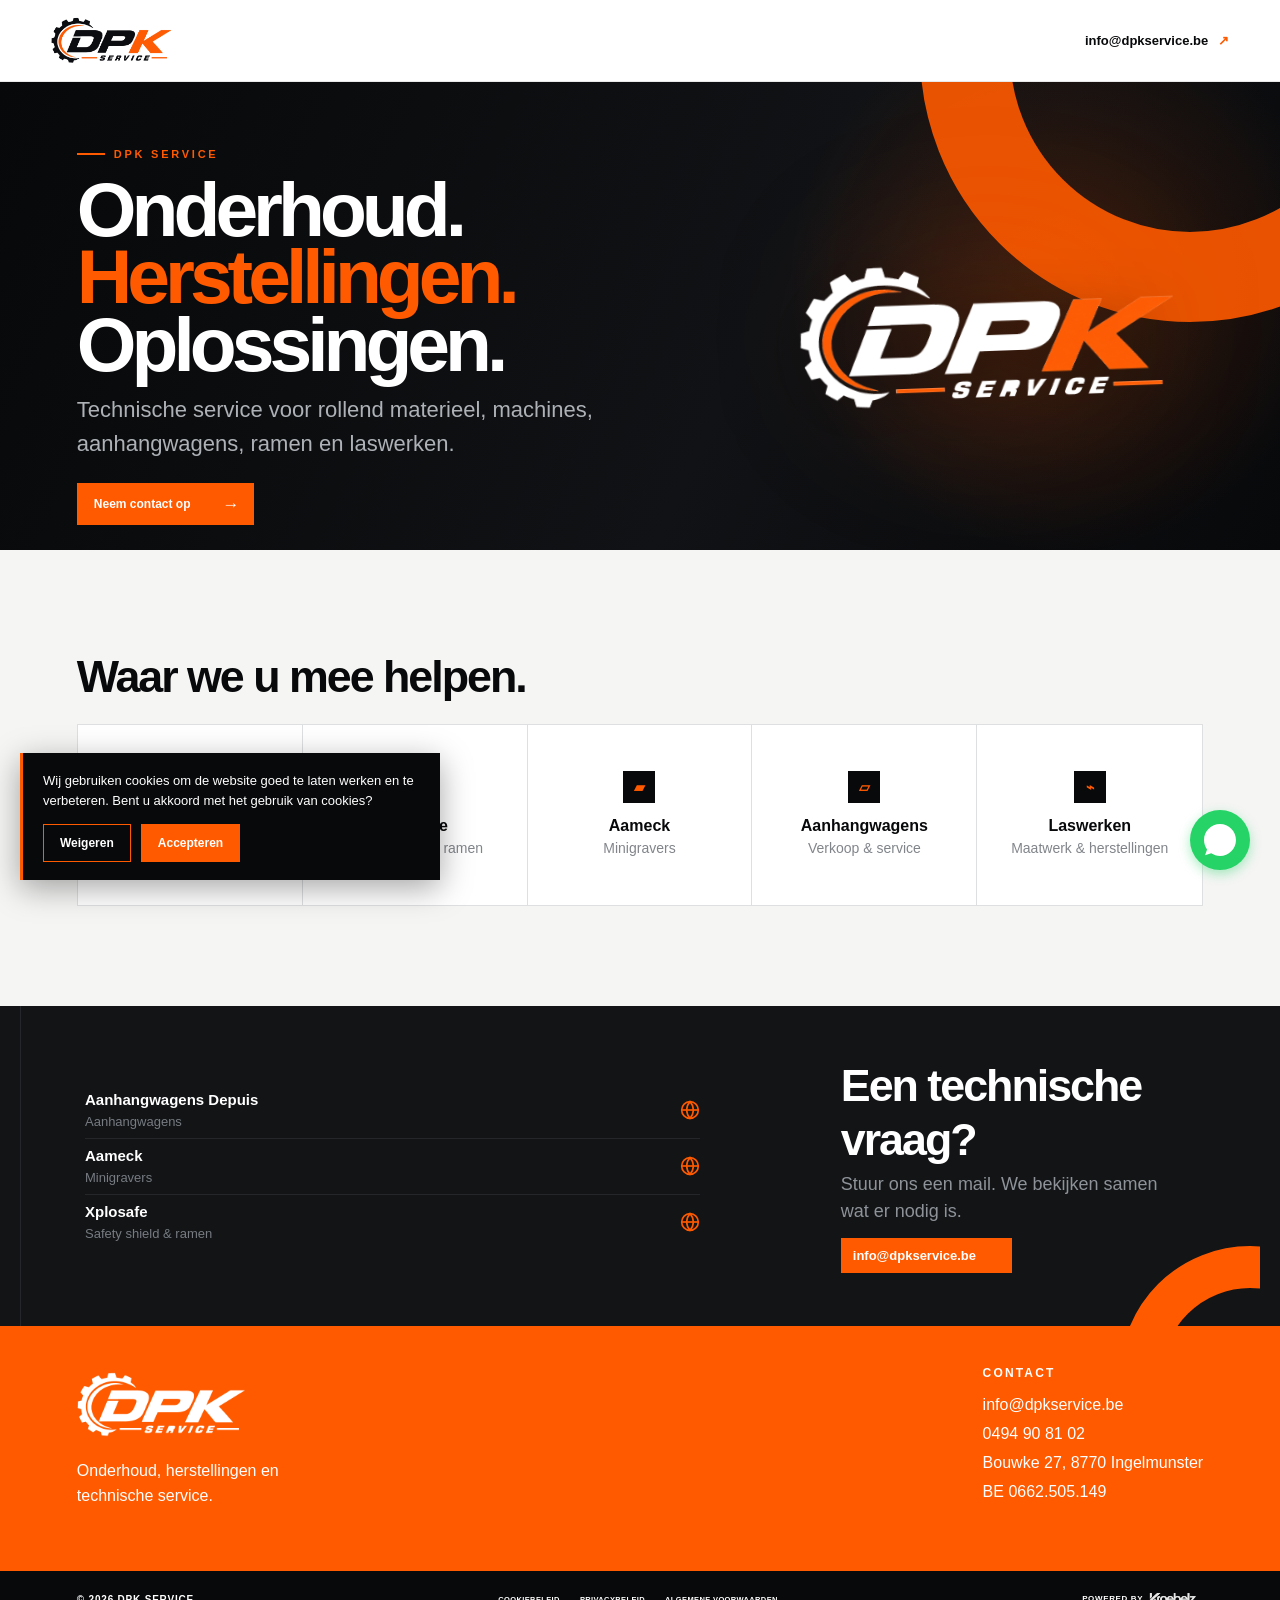
<file: index.html>
<!doctype html>
<html lang="nl">
  <head>
    <meta charset="utf-8" />
    <meta name="viewport" content="width=device-width, initial-scale=1" />
    <meta name="theme-color" content="#0a0b0d" />
    <meta
      name="description"
      content="DPK Service — onderhoud, herstellingen en technische service in Ingelmunster."
    />
    <meta name="keywords" content="onderhoud, herstellingen, laswerken, technische service, Ingelmunster" />
    <meta name="author" content="DPK Service" />
    <meta name="robots" content="index, follow" />
    <meta property="og:title" content="DPK Service — Onderhoud & herstellingen" />
    <meta property="og:description" content="Professionele onderhoud, herstellingen en laswerken in Ingelmunster." />
    <meta property="og:type" content="website" />
    <meta property="og:url" content="https://dpkservice.be" />
    <title>DPK Service — Onderhoud & herstellingen | Ingelmunster</title>

    <link
      href="https://cdn.jsdelivr.net/npm/bootstrap@5.3.8/dist/css/bootstrap.min.css"
      rel="stylesheet"
      integrity="sha384-sRIl4kxILFvY47J16cr9ZwB07vP4J8+LH7qKQnuqkuIAvNWLzeN8tE5YBujZqJLB"
      crossorigin="anonymous"
    />
    <link rel="stylesheet" href="css/style.css" />
  </head>

  <body>
    <div class="site">
      <header class="nav">
        <a href="#" class="logo" aria-label="DPK Service">
          <img src="assets/logo.png" alt="DPK Service" />
        </a>

        <div class="nav-right">
          <a href="mailto:info@dpkservice.be" class="nav-mail"
            >info@dpkservice.be <span>↗</span></a
          >
        </div>
      </header>

      <main>
        <section class="hero">
          <div class="hero-grid">
            <div class="hero-copy">
              <div class="eyebrow"><span></span> DPK SERVICE</div>
              <h1>Onderhoud.<br /><em>Herstellingen.</em><br />Oplossingen.</h1>
              <p class="hero-text">
                Technische service voor rollend materieel, machines,
                aanhangwagens, ramen en laswerken.
              </p>
              <a href="mailto:info@dpkservice.be" class="hero-cta">
                Neem contact op <strong>→</strong>
              </a>
            </div>

            <div class="hero-logo">
              <div class="hero-logo-panel">
                <img src="assets/logo-light.png" alt="DPK Service logo" />
              </div>
            </div>
          </div>
          </section>

        <section class="services">
          <div class="section-intro">
            <div>
              <h2>Waar we u mee helpen.</h2>
            </div>
          </div>

          <div class="service-grid">
            <article class="service">
              <span class="service-symbol">⚙</span>
              <h3>Rollend materieel</h3>
              <p>Onderhoud & herstellingen</p>
            </article>
            <article class="service">
              <span class="service-symbol">▣</span>
              <h3>Xplosafe</h3>
              <p>Safety shield & ramen</p>
            </article>
            <article class="service">
              <span class="service-symbol">▰</span>
              <h3>Aameck</h3>
              <p>Minigravers</p>
            </article>
            <article class="service">
              <span class="service-symbol">▱</span>
              <h3>Aanhangwagens</h3>
              <p>Verkoop & service</p>
            </article>
            <article class="service">
              <span class="service-symbol">⌁</span>
              <h3>Laswerken</h3>
              <p>Maatwerk & herstellingen</p>
            </article>
          </div>
        </section>

        <section class="contact-row">
          <div class="websites">
            <a
              href="https://aanhangwagensdepuis.be/"
              target="_blank"
              rel="noopener"
            >
              <span
                ><b>Aanhangwagens Depuis</b><small>Aanhangwagens</small></span
              ><svg
                class="globe-icon"
                viewBox="0 0 24 24"
                fill="none"
                stroke="currentColor"
                stroke-width="2"
              >
                <circle cx="12" cy="12" r="10"></circle>
                <path
                  d="M12 2a15.3 15.3 0 0 1 4 10 15.3 15.3 0 0 1-4 10 15.3 15.3 0 0 1-4-10 15.3 15.3 0 0 1 4-10z"
                ></path>
                <path d="M2 12h20"></path>
              </svg>
            </a>
            <a href="https://www.aameck.com" target="_blank" rel="noopener">
              <span><b>Aameck</b><small>Minigravers</small></span
              ><svg
                class="globe-icon"
                viewBox="0 0 24 24"
                fill="none"
                stroke="currentColor"
                stroke-width="2"
              >
                <circle cx="12" cy="12" r="10"></circle>
                <path
                  d="M12 2a15.3 15.3 0 0 1 4 10 15.3 15.3 0 0 1-4 10 15.3 15.3 0 0 1-4-10 15.3 15.3 0 0 1 4-10z"
                ></path>
                <path d="M2 12h20"></path>
              </svg>
            </a>
            <a href="https://nl.xplosafe.no/" target="_blank" rel="noopener">
              <span><b>Xplosafe</b><small>Safety shield & ramen</small></span
              ><svg
                class="globe-icon"
                viewBox="0 0 24 24"
                fill="none"
                stroke="currentColor"
                stroke-width="2"
              >
                <circle cx="12" cy="12" r="10"></circle>
                <path
                  d="M12 2a15.3 15.3 0 0 1 4 10 15.3 15.3 0 0 1-4 10 15.3 15.3 0 0 1-4-10 15.3 15.3 0 0 1 4-10z"
                ></path>
                <path d="M2 12h20"></path>
              </svg>
            </a>
          </div>

          <div class="contact-main">
            <h2>Een technische vraag?</h2>
            <p>Stuur ons een mail. We bekijken samen wat er nodig is.</p>
            <a href="mailto:info@dpkservice.be" class="email-button">
              info@dpkservice.be
            </a>
          </div>
        </section>
      </main>

      <a
        href="https://wa.me/32494908102?text=Hallo%20DPK%20Service"
        target="_blank"
        rel="noopener"
        class="whatsapp-button"
        title="Stuur ons een WhatsApp bericht"
      >
        <svg
          viewBox="0 0 48 48"
          fill="currentColor"
          xmlns="http://www.w3.org/2000/svg"
        >
          <path
            d="M723.993033,360 C710.762252,360 700,370.765287 700,383.999801 C700,389.248451 701.692661,394.116025 704.570026,398.066947 L701.579605,406.983798 L710.804449,404.035539 C714.598605,406.546975 719.126434,408 724.006967,408 C737.237748,408 748,397.234315 748,384.000199 C748,370.765685 737.237748,360.000398 724.006967,360.000398 L723.993033,360.000398 L723.993033,360 Z M717.29285,372.190836 C716.827488,371.07628 716.474784,371.034071 715.769774,371.005401 C715.529728,370.991464 715.262214,370.977527 714.96564,370.977527 C714.04845,370.977527 713.089462,371.245514 712.511043,371.838033 C711.806033,372.557577 710.056843,374.23638 710.056843,377.679202 C710.056843,381.122023 712.567571,384.451756 712.905944,384.917648 C713.258648,385.382743 717.800808,392.55031 724.853297,395.471492 C730.368379,397.757149 732.00491,397.545307 733.260074,397.27732 C735.093658,396.882308 737.393002,395.527239 737.971421,393.891043 C738.54984,392.25405 738.54984,390.857171 738.380255,390.560912 C738.211068,390.264652 737.745308,390.095816 737.040298,389.742615 C736.335288,389.389811 732.90737,387.696673 732.25849,387.470894 C731.623543,387.231179 731.017259,387.315995 730.537963,387.99333 C729.860819,388.938653 729.198006,389.89831 728.661785,390.476494 C728.238619,390.928051 727.547144,390.984595 726.969123,390.744481 C726.193254,390.420348 724.021298,389.657798 721.340985,387.273388 C719.267356,385.42535 717.856938,383.125756 717.448104,382.434484 C717.038871,381.729275 717.405907,381.319529 717.729948,380.938852 C718.082653,380.501232 718.421026,380.191036 718.77373,379.781688 C719.126434,379.372738 719.323884,379.160897 719.549599,378.681068 C719.789645,378.215575 719.62006,377.735746 719.450874,377.382942 C719.281687,377.030139 717.871269,373.587317 717.29285,372.190836 Z"
            transform="translate(-700, -360)"
          />
        </svg>
      </a>

      <footer class="site-footer">
        <div class="footer-brand">
          <img src="assets/logo-light.png" alt="DPK Service logo" />
          <p>Onderhoud, herstellingen en technische service.</p>
        </div>

        <div class="footer-column footer-contact">
          <span class="footer-label">CONTACT</span>
          <a href="mailto:info@dpkservice.be">info@dpkservice.be</a>
          <a href="tel:+32494908102">0494 90 81 02</a>
          <a
            href="https://goo.gl/maps/LqAzvYeN3qkKjnzY7"
            target="_blank"
            rel="noopener"
            >Bouwke 27, 8770 Ingelmunster</a
          >
          <span>BE 0662.505.149</span>
        </div>

        <div class="footer-bottom">
          <div class="footer-info">
            <span>© <span id="year"></span> DPK SERVICE</span>
          </div>
          <div style="font-size: 0.75em; letter-spacing: 0.05em; display: flex; gap: 20px; align-items: center;">
            <a href="cookie-policy.html" style="text-decoration: none; color: inherit;">COOKIEBELEID</a>
            <a href="privacy-policy.html" style="text-decoration: none; color: inherit;">PRIVACYBELEID</a>
            <a href="terms.html" style="text-decoration: none; color: inherit;">ALGEMENE VOORWAARDEN</a>
          </div>
          <div class="powered-by">
            <span>Powered by</span>
            <a
              href="https://kroebelzdigital.be/"
              target="_blank"
              rel="noopener"
            >
              <img
                src="assets/kroebelz-digital.png"
                alt="Kroebelz Digital"
                class="kroebelz-logo"
              />
            </a>
          </div>
        </div>
      </footer>
    </div>

    <div
      class="cookie-banner"
      id="cookieBanner"
      role="dialog"
      aria-live="polite"
      aria-label="Cookiemelding"
      hidden
    >
      <p>
        Wij gebruiken cookies om de website goed te laten werken en te
        verbeteren. Bent u akkoord met het gebruik van cookies?
      </p>
      <div class="cookie-actions">
        <button
          type="button"
          class="cookie-btn cookie-decline"
          id="cookieDecline"
        >
          Weigeren
        </button>
        <button
          type="button"
          class="cookie-btn cookie-accept"
          id="cookieAccept"
        >
          Accepteren
        </button>
      </div>
    </div>

    <script
      src="https://cdn.jsdelivr.net/npm/bootstrap@5.3.8/dist/js/bootstrap.bundle.min.js"
      integrity="sha384-FKyoEForCGlyvwx9Hj09JcYn3nv7wiPVlz7YYwJrWVcXK/BmnVDxM+D2scQbITxI"
      crossorigin="anonymous"
    ></script>
    <script src="js/script.js"></script>
  </body>
</html>
</file>
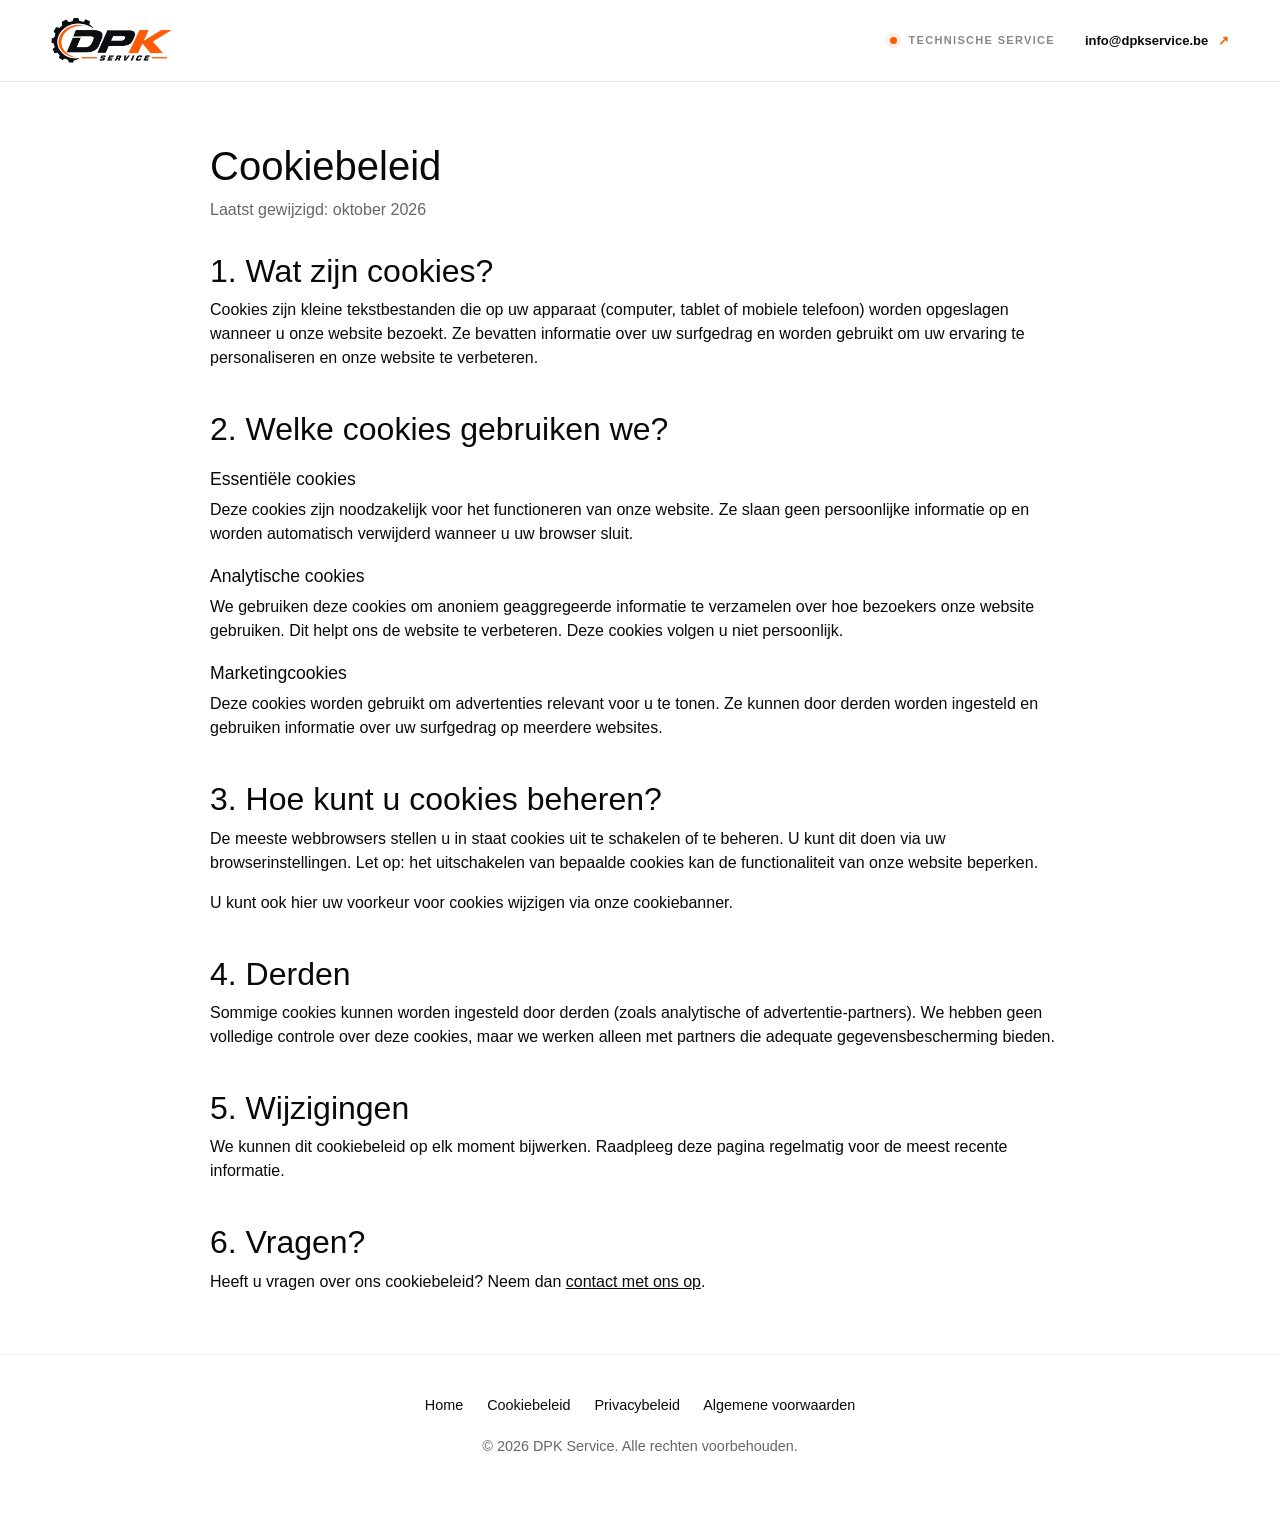
<file: cookie-policy.html>
<!doctype html>
<html lang="nl">
  <head>
    <meta charset="utf-8" />
    <meta name="viewport" content="width=device-width, initial-scale=1" />
    <meta name="theme-color" content="#0a0b0d" />
    <meta name="description" content="Cookiebeleid — DPK Service" />
    <meta name="robots" content="index, follow" />
    <title>Cookiebeleid | DPK Service</title>

    <link
      href="https://cdn.jsdelivr.net/npm/bootstrap@5.3.8/dist/css/bootstrap.min.css"
      rel="stylesheet"
      integrity="sha384-sRIl4kxILFvY47J16cr9ZwB07vP4J8+LH7qKQnuqkuIAvNWLzeN8tE5YBujZqJLB"
      crossorigin="anonymous"
    />
    <link rel="stylesheet" href="css/style.css" />
  </head>

  <body>
    <div class="site">
      <header class="nav">
        <a href="index.html" class="logo" aria-label="DPK Service">
          <img src="assets/logo.png" alt="DPK Service" />
        </a>

        <div class="nav-right">
          <span class="nav-status"><i></i> Technische service</span>
          <a href="mailto:info@dpkservice.be" class="nav-mail"
            >info@dpkservice.be <span>↗</span></a
          >
        </div>
      </header>

      <main style="max-width: 900px; margin: 60px auto; padding: 0 20px;">
        <h1>Cookiebeleid</h1>
        <p style="color: #666; margin-bottom: 30px;">Laatst gewijzigd: oktober 2026</p>

        <section style="margin-bottom: 40px;">
          <h2>1. Wat zijn cookies?</h2>
          <p>
            Cookies zijn kleine tekstbestanden die op uw apparaat (computer, tablet of mobiele telefoon) 
            worden opgeslagen wanneer u onze website bezoekt. Ze bevatten informatie over uw surfgedrag 
            en worden gebruikt om uw ervaring te personaliseren en onze website te verbeteren.
          </p>
        </section>

        <section style="margin-bottom: 40px;">
          <h2>2. Welke cookies gebruiken we?</h2>
          
          <h3 style="margin-top: 20px; font-size: 1.1em;">Essentiële cookies</h3>
          <p>
            Deze cookies zijn noodzakelijk voor het functioneren van onze website. Ze slaan geen persoonlijke 
            informatie op en worden automatisch verwijderd wanneer u uw browser sluit.
          </p>

          <h3 style="margin-top: 20px; font-size: 1.1em;">Analytische cookies</h3>
          <p>
            We gebruiken deze cookies om anoniem geaggregeerde informatie te verzamelen over hoe bezoekers 
            onze website gebruiken. Dit helpt ons de website te verbeteren. Deze cookies volgen u niet 
            persoonlijk.
          </p>

          <h3 style="margin-top: 20px; font-size: 1.1em;">Marketingcookies</h3>
          <p>
            Deze cookies worden gebruikt om advertenties relevant voor u te tonen. Ze kunnen door derden 
            worden ingesteld en gebruiken informatie over uw surfgedrag op meerdere websites.
          </p>
        </section>

        <section style="margin-bottom: 40px;">
          <h2>3. Hoe kunt u cookies beheren?</h2>
          <p>
            De meeste webbrowsers stellen u in staat cookies uit te schakelen of te beheren. U kunt dit 
            doen via uw browserinstellingen. Let op: het uitschakelen van bepaalde cookies kan de 
            functionaliteit van onze website beperken.
          </p>
          <p>
            U kunt ook hier uw voorkeur voor cookies wijzigen via onze cookiebanner.
          </p>
        </section>

        <section style="margin-bottom: 40px;">
          <h2>4. Derden</h2>
          <p>
            Sommige cookies kunnen worden ingesteld door derden (zoals analytische of advertentie-partners). 
            We hebben geen volledige controle over deze cookies, maar we werken alleen met partners die 
            adequate gegevensbescherming bieden.
          </p>
        </section>

        <section style="margin-bottom: 40px;">
          <h2>5. Wijzigingen</h2>
          <p>
            We kunnen dit cookiebeleid op elk moment bijwerken. Raadpleeg deze pagina regelmatig voor 
            de meest recente informatie.
          </p>
        </section>

        <section style="margin-bottom: 40px;">
          <h2>6. Vragen?</h2>
          <p>
            Heeft u vragen over ons cookiebeleid? Neem dan <a href="mailto:info@dpkservice.be">contact met ons op</a>.
          </p>
        </section>
      </main>

      <footer style="border-top: 1px solid #eee; margin-top: 60px; padding: 40px 20px; text-align: center; color: #666; font-size: 0.9em;">
        <div style="margin-bottom: 20px;">
          <a href="index.html" style="margin-right: 20px; color: #0a0b0d; text-decoration: none;">Home</a>
          <a href="cookie-policy.html" style="margin-right: 20px; color: #0a0b0d; text-decoration: none;">Cookiebeleid</a>
          <a href="privacy-policy.html" style="margin-right: 20px; color: #0a0b0d; text-decoration: none;">Privacybeleid</a>
          <a href="terms.html" style="color: #0a0b0d; text-decoration: none;">Algemene voorwaarden</a>
        </div>
        <p>&copy; 2026 DPK Service. Alle rechten voorbehouden.</p>
      </footer>
    </div>
  </body>
</html>
</file>
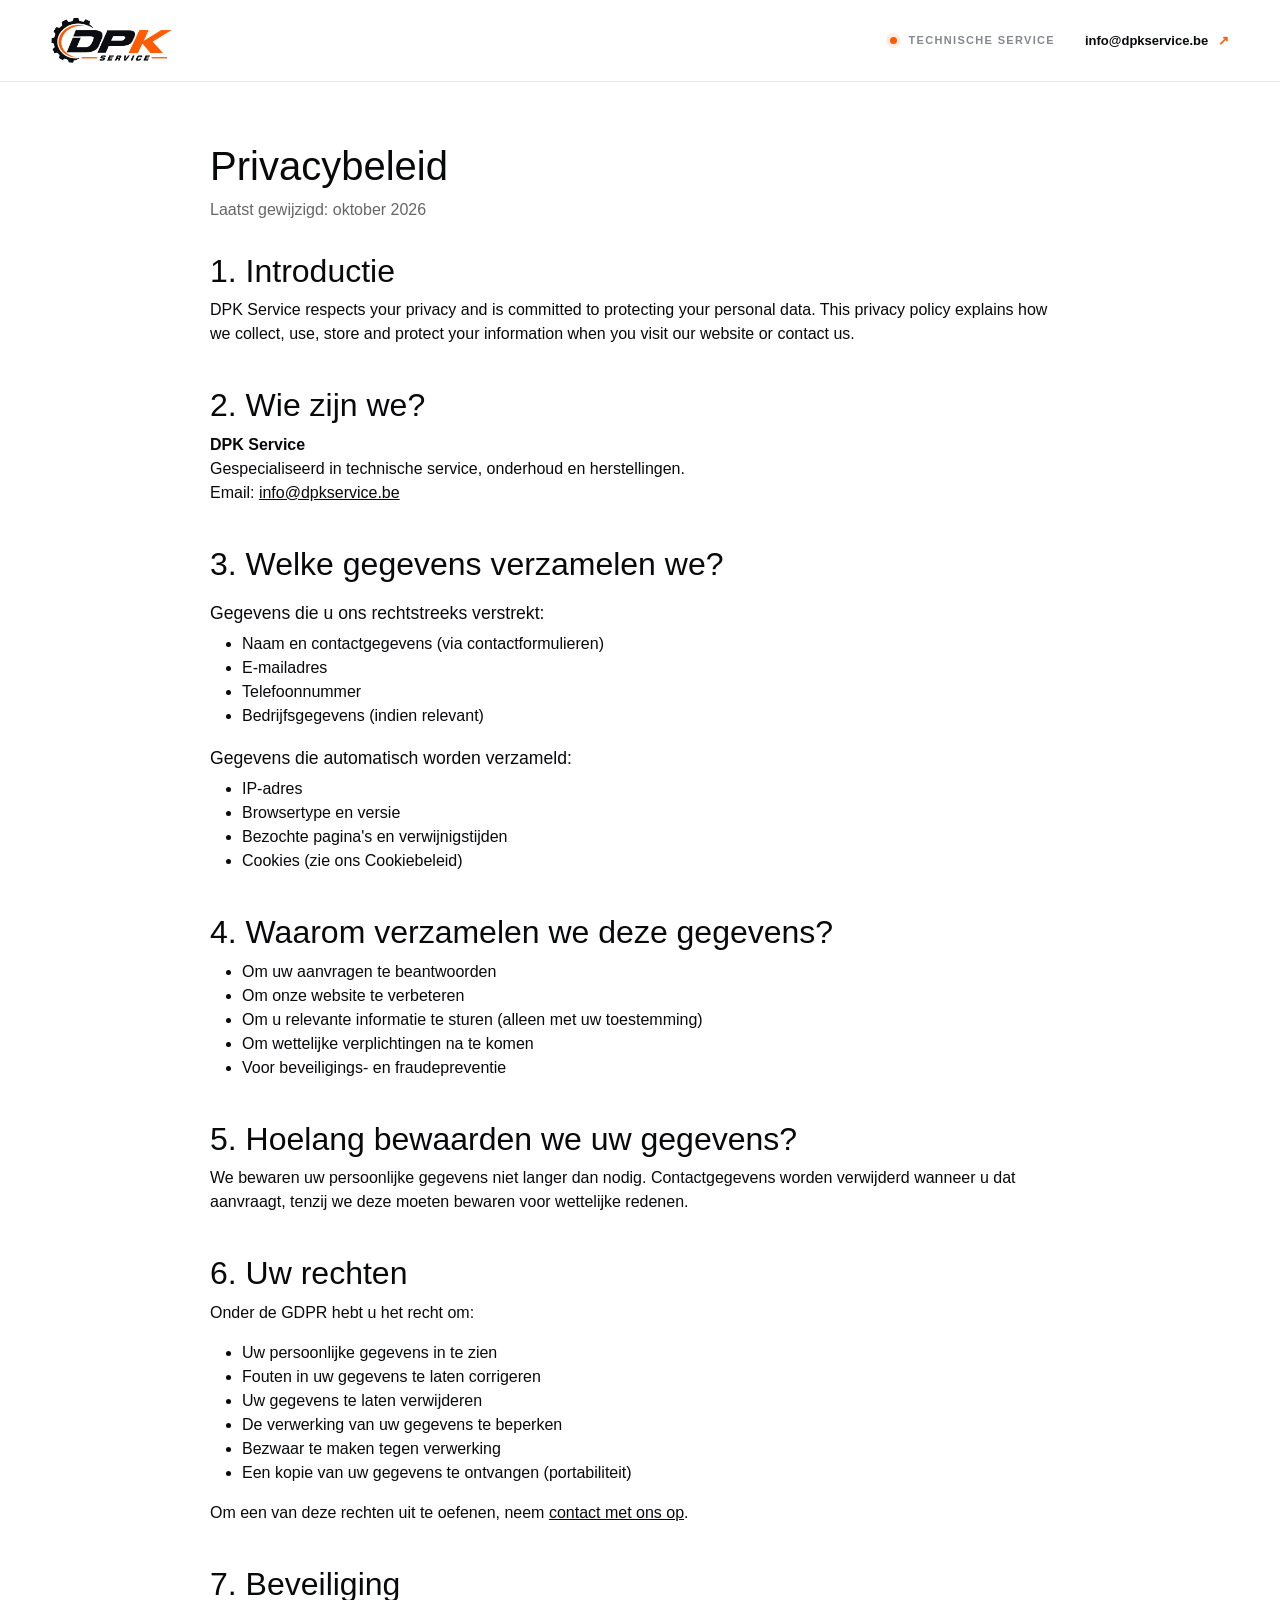
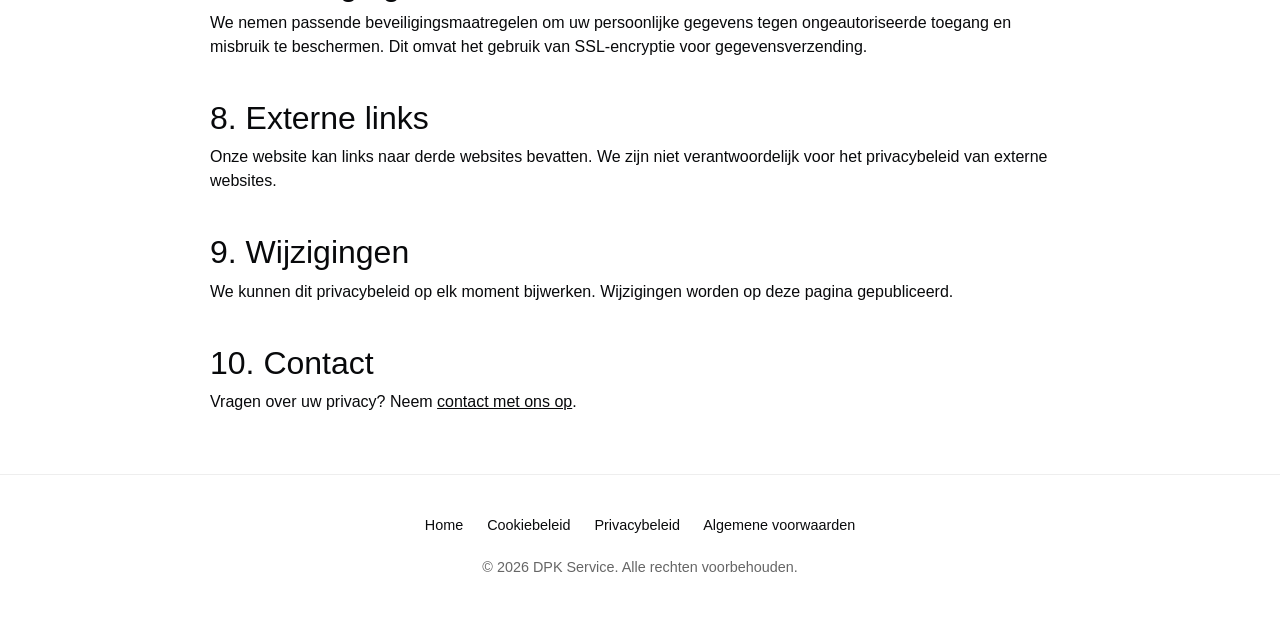
<file: privacy-policy.html>
<!doctype html>
<html lang="nl">
  <head>
    <meta charset="utf-8" />
    <meta name="viewport" content="width=device-width, initial-scale=1" />
    <meta name="theme-color" content="#0a0b0d" />
    <meta name="description" content="Privacybeleid — DPK Service" />
    <meta name="robots" content="index, follow" />
    <title>Privacybeleid | DPK Service</title>

    <link
      href="https://cdn.jsdelivr.net/npm/bootstrap@5.3.8/dist/css/bootstrap.min.css"
      rel="stylesheet"
      integrity="sha384-sRIl4kxILFvY47J16cr9ZwB07vP4J8+LH7qKQnuqkuIAvNWLzeN8tE5YBujZqJLB"
      crossorigin="anonymous"
    />
    <link rel="stylesheet" href="css/style.css" />
  </head>

  <body>
    <div class="site">
      <header class="nav">
        <a href="index.html" class="logo" aria-label="DPK Service">
          <img src="assets/logo.png" alt="DPK Service" />
        </a>

        <div class="nav-right">
          <span class="nav-status"><i></i> Technische service</span>
          <a href="mailto:info@dpkservice.be" class="nav-mail"
            >info@dpkservice.be <span>↗</span></a
          >
        </div>
      </header>

      <main style="max-width: 900px; margin: 60px auto; padding: 0 20px;">
        <h1>Privacybeleid</h1>
        <p style="color: #666; margin-bottom: 30px;">Laatst gewijzigd: oktober 2026</p>

        <section style="margin-bottom: 40px;">
          <h2>1. Introductie</h2>
          <p>
            DPK Service respects your privacy and is committed to protecting your personal data. 
            This privacy policy explains how we collect, use, store and protect your information 
            when you visit our website or contact us.
          </p>
        </section>

        <section style="margin-bottom: 40px;">
          <h2>2. Wie zijn we?</h2>
          <p>
            <strong>DPK Service</strong><br />
            Gespecialiseerd in technische service, onderhoud en herstellingen.<br />
            Email: <a href="mailto:info@dpkservice.be">info@dpkservice.be</a>
          </p>
        </section>

        <section style="margin-bottom: 40px;">
          <h2>3. Welke gegevens verzamelen we?</h2>
          
          <h3 style="margin-top: 20px; font-size: 1.1em;">Gegevens die u ons rechtstreeks verstrekt:</h3>
          <ul>
            <li>Naam en contactgegevens (via contactformulieren)</li>
            <li>E-mailadres</li>
            <li>Telefoonnummer</li>
            <li>Bedrijfsgegevens (indien relevant)</li>
          </ul>

          <h3 style="margin-top: 20px; font-size: 1.1em;">Gegevens die automatisch worden verzameld:</h3>
          <ul>
            <li>IP-adres</li>
            <li>Browsertype en versie</li>
            <li>Bezochte pagina's en verwijnigstijden</li>
            <li>Cookies (zie ons Cookiebeleid)</li>
          </ul>
        </section>

        <section style="margin-bottom: 40px;">
          <h2>4. Waarom verzamelen we deze gegevens?</h2>
          <ul>
            <li>Om uw aanvragen te beantwoorden</li>
            <li>Om onze website te verbeteren</li>
            <li>Om u relevante informatie te sturen (alleen met uw toestemming)</li>
            <li>Om wettelijke verplichtingen na te komen</li>
            <li>Voor beveiligings- en fraudepreventie</li>
          </ul>
        </section>

        <section style="margin-bottom: 40px;">
          <h2>5. Hoelang bewaarden we uw gegevens?</h2>
          <p>
            We bewaren uw persoonlijke gegevens niet langer dan nodig. Contactgegevens worden 
            verwijderd wanneer u dat aanvraagt, tenzij we deze moeten bewaren voor wettelijke redenen.
          </p>
        </section>

        <section style="margin-bottom: 40px;">
          <h2>6. Uw rechten</h2>
          <p>Onder de GDPR hebt u het recht om:</p>
          <ul>
            <li>Uw persoonlijke gegevens in te zien</li>
            <li>Fouten in uw gegevens te laten corrigeren</li>
            <li>Uw gegevens te laten verwijderen</li>
            <li>De verwerking van uw gegevens te beperken</li>
            <li>Bezwaar te maken tegen verwerking</li>
            <li>Een kopie van uw gegevens te ontvangen (portabiliteit)</li>
          </ul>
          <p>
            Om een van deze rechten uit te oefenen, neem <a href="mailto:info@dpkservice.be">contact met ons op</a>.
          </p>
        </section>

        <section style="margin-bottom: 40px;">
          <h2>7. Beveiliging</h2>
          <p>
            We nemen passende beveiligingsmaatregelen om uw persoonlijke gegevens tegen ongeautoriseerde 
            toegang en misbruik te beschermen. Dit omvat het gebruik van SSL-encryptie voor gegevensverzending.
          </p>
        </section>

        <section style="margin-bottom: 40px;">
          <h2>8. Externe links</h2>
          <p>
            Onze website kan links naar derde websites bevatten. We zijn niet verantwoordelijk voor het 
            privacybeleid van externe websites.
          </p>
        </section>

        <section style="margin-bottom: 40px;">
          <h2>9. Wijzigingen</h2>
          <p>
            We kunnen dit privacybeleid op elk moment bijwerken. Wijzigingen worden op deze pagina gepubliceerd.
          </p>
        </section>

        <section style="margin-bottom: 40px;">
          <h2>10. Contact</h2>
          <p>
            Vragen over uw privacy? Neem <a href="mailto:info@dpkservice.be">contact met ons op</a>.
          </p>
        </section>
      </main>

      <footer style="border-top: 1px solid #eee; margin-top: 60px; padding: 40px 20px; text-align: center; color: #666; font-size: 0.9em;">
        <div style="margin-bottom: 20px;">
          <a href="index.html" style="margin-right: 20px; color: #0a0b0d; text-decoration: none;">Home</a>
          <a href="cookie-policy.html" style="margin-right: 20px; color: #0a0b0d; text-decoration: none;">Cookiebeleid</a>
          <a href="privacy-policy.html" style="margin-right: 20px; color: #0a0b0d; text-decoration: none;">Privacybeleid</a>
          <a href="terms.html" style="color: #0a0b0d; text-decoration: none;">Algemene voorwaarden</a>
        </div>
        <p>&copy; 2026 DPK Service. Alle rechten voorbehouden.</p>
      </footer>
    </div>
  </body>
</html>
</file>
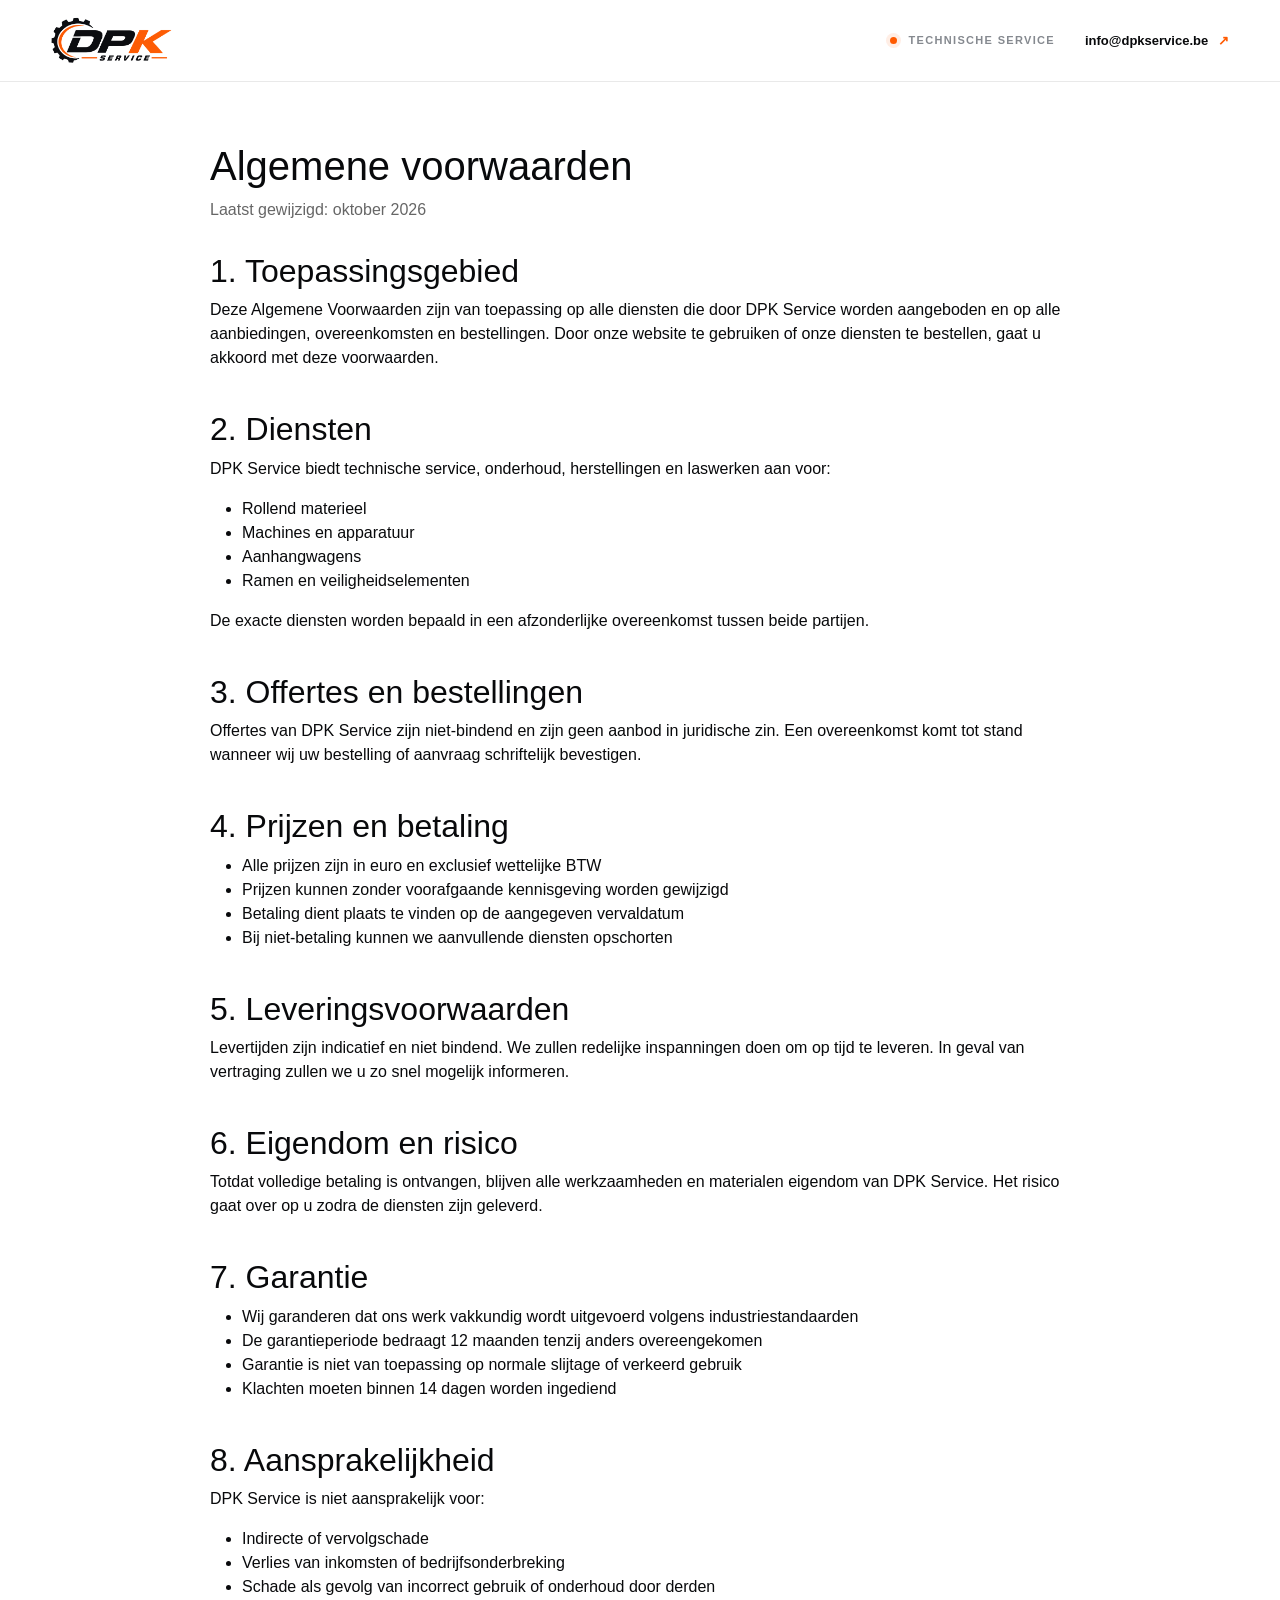
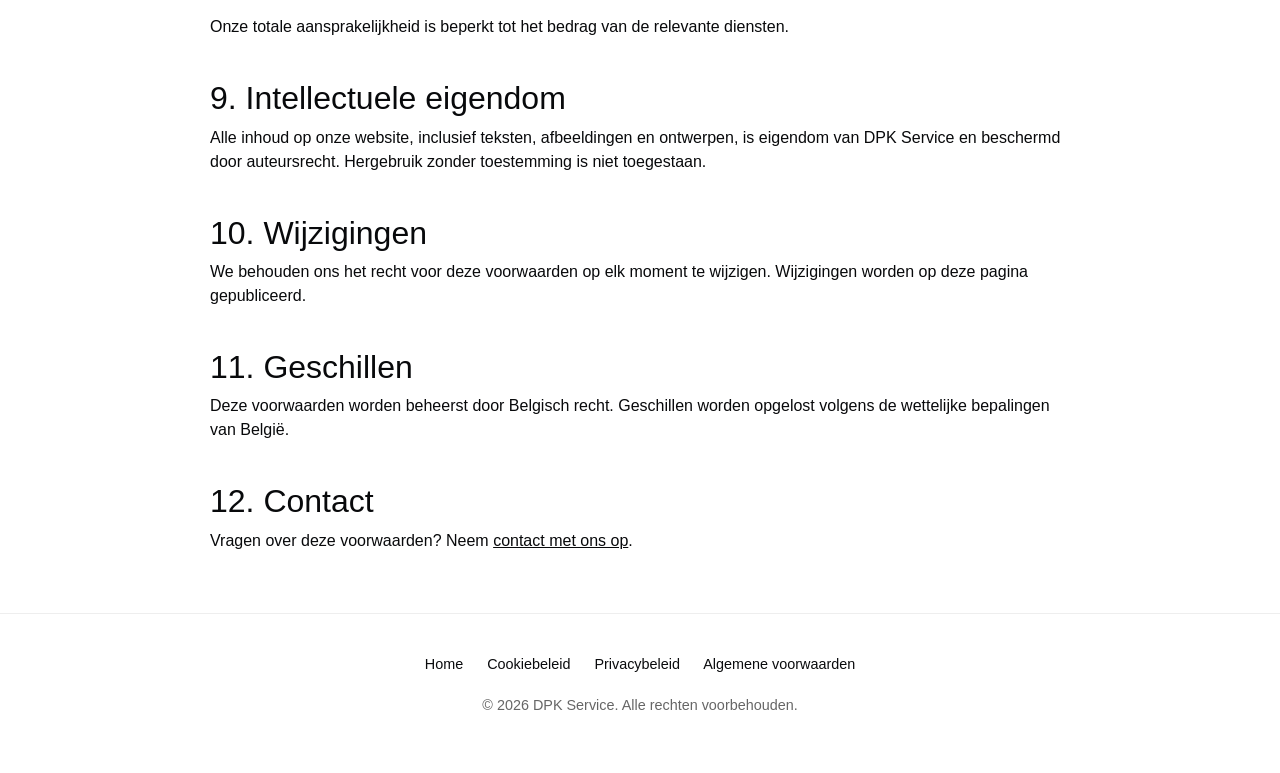
<file: terms.html>
<!doctype html>
<html lang="nl">
  <head>
    <meta charset="utf-8" />
    <meta name="viewport" content="width=device-width, initial-scale=1" />
    <meta name="theme-color" content="#0a0b0d" />
    <meta name="description" content="Algemene voorwaarden — DPK Service" />
    <meta name="robots" content="index, follow" />
    <title>Algemene voorwaarden | DPK Service</title>

    <link
      href="https://cdn.jsdelivr.net/npm/bootstrap@5.3.8/dist/css/bootstrap.min.css"
      rel="stylesheet"
      integrity="sha384-sRIl4kxILFvY47J16cr9ZwB07vP4J8+LH7qKQnuqkuIAvNWLzeN8tE5YBujZqJLB"
      crossorigin="anonymous"
    />
    <link rel="stylesheet" href="css/style.css" />
  </head>

  <body>
    <div class="site">
      <header class="nav">
        <a href="index.html" class="logo" aria-label="DPK Service">
          <img src="assets/logo.png" alt="DPK Service" />
        </a>

        <div class="nav-right">
          <span class="nav-status"><i></i> Technische service</span>
          <a href="mailto:info@dpkservice.be" class="nav-mail"
            >info@dpkservice.be <span>↗</span></a
          >
        </div>
      </header>

      <main style="max-width: 900px; margin: 60px auto; padding: 0 20px;">
        <h1>Algemene voorwaarden</h1>
        <p style="color: #666; margin-bottom: 30px;">Laatst gewijzigd: oktober 2026</p>

        <section style="margin-bottom: 40px;">
          <h2>1. Toepassingsgebied</h2>
          <p>
            Deze Algemene Voorwaarden zijn van toepassing op alle diensten die door DPK Service worden 
            aangeboden en op alle aanbiedingen, overeenkomsten en bestellingen. Door onze website te 
            gebruiken of onze diensten te bestellen, gaat u akkoord met deze voorwaarden.
          </p>
        </section>

        <section style="margin-bottom: 40px;">
          <h2>2. Diensten</h2>
          <p>
            DPK Service biedt technische service, onderhoud, herstellingen en laswerken aan voor:
          </p>
          <ul>
            <li>Rollend materieel</li>
            <li>Machines en apparatuur</li>
            <li>Aanhangwagens</li>
            <li>Ramen en veiligheidselementen</li>
          </ul>
          <p>
            De exacte diensten worden bepaald in een afzonderlijke overeenkomst tussen beide partijen.
          </p>
        </section>

        <section style="margin-bottom: 40px;">
          <h2>3. Offertes en bestellingen</h2>
          <p>
            Offertes van DPK Service zijn niet-bindend en zijn geen aanbod in juridische zin. 
            Een overeenkomst komt tot stand wanneer wij uw bestelling of aanvraag schriftelijk bevestigen.
          </p>
        </section>

        <section style="margin-bottom: 40px;">
          <h2>4. Prijzen en betaling</h2>
          <ul>
            <li>Alle prijzen zijn in euro en exclusief wettelijke BTW</li>
            <li>Prijzen kunnen zonder voorafgaande kennisgeving worden gewijzigd</li>
            <li>Betaling dient plaats te vinden op de aangegeven vervaldatum</li>
            <li>Bij niet-betaling kunnen we aanvullende diensten opschorten</li>
          </ul>
        </section>

        <section style="margin-bottom: 40px;">
          <h2>5. Leveringsvoorwaarden</h2>
          <p>
            Levertijden zijn indicatief en niet bindend. We zullen redelijke inspanningen doen om 
            op tijd te leveren. In geval van vertraging zullen we u zo snel mogelijk informeren.
          </p>
        </section>

        <section style="margin-bottom: 40px;">
          <h2>6. Eigendom en risico</h2>
          <p>
            Totdat volledige betaling is ontvangen, blijven alle werkzaamheden en materialen eigendom 
            van DPK Service. Het risico gaat over op u zodra de diensten zijn geleverd.
          </p>
        </section>

        <section style="margin-bottom: 40px;">
          <h2>7. Garantie</h2>
          <ul>
            <li>Wij garanderen dat ons werk vakkundig wordt uitgevoerd volgens industriestandaarden</li>
            <li>De garantieperiode bedraagt 12 maanden tenzij anders overeengekomen</li>
            <li>Garantie is niet van toepassing op normale slijtage of verkeerd gebruik</li>
            <li>Klachten moeten binnen 14 dagen worden ingediend</li>
          </ul>
        </section>

        <section style="margin-bottom: 40px;">
          <h2>8. Aansprakelijkheid</h2>
          <p>
            DPK Service is niet aansprakelijk voor:
          </p>
          <ul>
            <li>Indirecte of vervolgschade</li>
            <li>Verlies van inkomsten of bedrijfsonderbreking</li>
            <li>Schade als gevolg van incorrect gebruik of onderhoud door derden</li>
          </ul>
          <p>
            Onze totale aansprakelijkheid is beperkt tot het bedrag van de relevante diensten.
          </p>
        </section>

        <section style="margin-bottom: 40px;">
          <h2>9. Intellectuele eigendom</h2>
          <p>
            Alle inhoud op onze website, inclusief teksten, afbeeldingen en ontwerpen, is eigendom 
            van DPK Service en beschermd door auteursrecht. Hergebruik zonder toestemming is niet toegestaan.
          </p>
        </section>

        <section style="margin-bottom: 40px;">
          <h2>10. Wijzigingen</h2>
          <p>
            We behouden ons het recht voor deze voorwaarden op elk moment te wijzigen. 
            Wijzigingen worden op deze pagina gepubliceerd.
          </p>
        </section>

        <section style="margin-bottom: 40px;">
          <h2>11. Geschillen</h2>
          <p>
            Deze voorwaarden worden beheerst door Belgisch recht. Geschillen worden opgelost 
            volgens de wettelijke bepalingen van België.
          </p>
        </section>

        <section style="margin-bottom: 40px;">
          <h2>12. Contact</h2>
          <p>
            Vragen over deze voorwaarden? Neem <a href="mailto:info@dpkservice.be">contact met ons op</a>.
          </p>
        </section>
      </main>

      <footer style="border-top: 1px solid #eee; margin-top: 60px; padding: 40px 20px; text-align: center; color: #666; font-size: 0.9em;">
        <div style="margin-bottom: 20px;">
          <a href="index.html" style="margin-right: 20px; color: #0a0b0d; text-decoration: none;">Home</a>
          <a href="cookie-policy.html" style="margin-right: 20px; color: #0a0b0d; text-decoration: none;">Cookiebeleid</a>
          <a href="privacy-policy.html" style="margin-right: 20px; color: #0a0b0d; text-decoration: none;">Privacybeleid</a>
          <a href="terms.html" style="color: #0a0b0d; text-decoration: none;">Algemene voorwaarden</a>
        </div>
        <p>&copy; 2026 DPK Service. Alle rechten voorbehouden.</p>
      </footer>
    </div>
  </body>
</html>
</file>
<file: css/style.css>
:root {
  --orange: #ff5a00;
  --orange-2: #ff7b2c;
  --black: #08090b;
  --ink: #101216;
  --grey: #777c83;
  --line: #dedfe1;
  --soft: #f5f5f4;
}

* {
  box-sizing: border-box;
}

html,
body {
  margin: 0;
  width: 100%;
  min-height: 100%;
}

body {
  background: #fff;
  color: var(--black);
  font-family:
    Inter,
    ui-sans-serif,
    -apple-system,
    BlinkMacSystemFont,
    "Segoe UI",
    Arial,
    sans-serif;
  -webkit-font-smoothing: antialiased;
}

a {
  color: inherit;
}

.whatsapp-button {
  position: fixed;
  bottom: 30px;
  right: 30px;
  width: 60px;
  height: 60px;
  background: #25d366;
  border-radius: 50%;
  display: flex;
  align-items: center;
  justify-content: center;
  box-shadow: 0 4px 12px rgba(37, 211, 102, 0.4);
  z-index: 999;
  text-decoration: none;
  transition: all 0.3s ease;
}

.whatsapp-button svg {
  width: 32px;
  height: 32px;
  color: #fff;
}

.whatsapp-button:hover {
  background: #20ba5a;
  transform: scale(1.1);
  box-shadow: 0 6px 16px rgba(37, 211, 102, 0.5);
}

.whatsapp-button:active {
  transform: scale(0.95);
}

.site {
  width: 100%;
  min-height: 100vh;
  overflow: hidden;
  background: #fff;
}

.nav {
  width: 100%;
  height: 82px;
  padding: 10px clamp(20px, 4vw, 64px);
  display: flex;
  align-items: center;
  justify-content: space-between;
  border-bottom: 1px solid #e9e9e9;
  background: rgba(255, 255, 255, 0.96);
}

.logo {
  width: clamp(190px, 17vw, 270px);
  max-height: 62px;
  display: flex;
  align-items: center;
  line-height: 0;
  overflow: visible;
}

.logo img {
  display: block;
  width: 100%;
  height: auto;
  max-height: 58px;
  object-fit: contain;
  object-position: left center;
}

.nav-right {
  display: flex;
  align-items: center;
  gap: 30px;
}

.nav-status {
  color: #85898f;
  font-size: 11px;
  font-weight: 700;
  letter-spacing: 0.12em;
  text-transform: uppercase;
}

.nav-status i {
  display: inline-block;
  width: 7px;
  height: 7px;
  margin-right: 7px;
  border-radius: 50%;
  background: var(--orange);
  box-shadow: 0 0 0 4px rgba(255, 90, 0, 0.1);
}

.nav-mail {
  color: var(--black);
  font-size: 13px;
  font-weight: 750;
  text-decoration: none;
}

.nav-mail span {
  color: var(--orange);
  padding-left: 6px;
  transition: transform 0.2s ease;
}

.nav-mail:hover span {
  display: inline-block;
  transform: translate(2px, -2px);
}

.hero {
  position: relative;
  min-height: 385px;
  padding: clamp(38px, 5vw, 70px) clamp(20px, 6vw, 96px) 25px;
  display: flex;
  flex-direction: column;
  justify-content: center;
  color: #fff;
  background:
    radial-gradient(circle at 83% 42%, rgba(255, 90, 0, 0.18), transparent 25%),
    linear-gradient(115deg, #070809 0%, #101215 58%, #08090b 100%);
  overflow: hidden;
}

.hero::before {
  content: "";
  position: absolute;
  width: 540px;
  height: 540px;
  right: -180px;
  top: -300px;
  border: 90px solid var(--orange);
  border-radius: 50%;
  opacity: 0.9;
}

.hero-grid {
  position: relative;
  z-index: 2;
  width: 100%;
  max-width: 1500px;
  margin: 0 auto;
  display: grid;
  grid-template-columns: minmax(0, 1fr) 38%;
  align-items: center;
}

.eyebrow {
  display: flex;
  align-items: center;
  gap: 9px;
  color: var(--orange);
  font-size: 11px;
  font-weight: 850;
  letter-spacing: 0.25em;
}

.eyebrow span {
  width: 28px;
  height: 2px;
  background: var(--orange);
}

.hero h1 {
  margin: 13px 0 15px;
  font-size: clamp(3rem, 6vw, 6rem);
  line-height: 0.88;
  letter-spacing: -0.065em;
  font-weight: 850;
}

.hero h1 em {
  color: var(--orange);
  font-style: normal;
}

.hero-text {
  max-width: 540px;
  margin: 0 0 22px;
  color: #aeb2b7;
  font-size: clamp(18px, 1.8vw, 22px);
  line-height: 1.55;
}

.hero-cta {
  display: inline-flex;
  align-items: center;
  gap: 32px;
  padding: 12px 15px 12px 17px;
  background: var(--orange);
  color: #fff;
  text-decoration: none;
  font-size: 12px;
  font-weight: 800;
  transition: 0.2s ease;
}

.hero-cta strong {
  font-size: 17px;
  line-height: 1;
}

.hero-cta:hover {
  background: #fff;
  color: var(--black);
  transform: translateY(-2px);
}

.hero-logo {
  position: relative;
  height: 245px;
  display: flex;
  align-items: center;
  justify-content: center;
}

.hero-logo::after {
  content: "";
  position: absolute;
  width: 300px;
  height: 180px;
  background: rgba(255, 90, 0, 0.13);
  filter: blur(75px);
  border-radius: 50%;
}

.hero-logo-panel {
  position: relative;
  z-index: 2;
  width: min(100%, 560px);
  padding: 20px;
  display: flex;
  align-items: center;
  justify-content: center;
  background: transparent;
  box-shadow: none;
  transform: rotate(-2deg);
}

.hero-logo-panel::before {
  display: none;
}

.hero-logo-panel img {
  display: block;
  width: 100%;
  height: auto;
  max-height: 180px;
  object-fit: contain;
  filter: drop-shadow(0 12px 30px rgba(0, 0, 0, 0.28));
}

.hero-bottom {
  position: relative;
  z-index: 2;
  width: 100%;
  max-width: 1500px;
  margin: 32px auto 0;
  padding-top: 12px;
  display: flex;
  justify-content: space-between;
  border-top: 1px solid rgba(255, 255, 255, 0.12);
  color: #6e7379;
  font-size: 9px;
  font-weight: 800;
  letter-spacing: 0.17em;
}

.services {
  padding: 100px clamp(20px, 6vw, 96px);
  background: var(--soft);
}

.section-intro {
  max-width: 1500px;
  margin: 0 auto 20px;
  display: flex;
  align-items: end;
  justify-content: space-between;
  gap: 30px;
}

.section-label {
  display: block;
  margin-bottom: 6px;
  color: var(--orange);
  font-size: 9px;
  font-weight: 900;
  letter-spacing: 0.2em;
}

.section-intro h2,
.contact-main h2 {
  margin: 0;
  font-size: clamp(2rem, 3.5vw, 3rem);
  font-weight: 850;
  letter-spacing: -0.045em;
}

.section-intro p {
  margin: 0 0 2px;
  color: var(--grey);
  font-size: 20px;
}

.service-grid {
  max-width: 1500px;
  margin: 0 auto;
  display: grid;
  grid-template-columns: repeat(5, 1fr);
  border: 1px solid var(--line);
  background: #fff;
}

.service {
  position: relative;
  min-height: 180px;
  padding: 25px;
  border-right: 1px solid var(--line);
  transition: 0.22s ease;
  display: flex;
  flex-direction: column;
  justify-content: center;
  align-items: center;
  text-align: center;
}

.service:last-child {
  border-right: 0;
}

.service:hover {
  background: var(--black);
  color: #fff;
  transform: translateY(-4px);
}

.service-symbol {
  display: flex;
  width: 32px;
  height: 32px;
  margin-bottom: 13px;
  align-items: center;
  justify-content: center;
  background: var(--black);
  color: var(--orange);
  font-size: 14px;
  font-weight: 900;
}

.service:hover .service-symbol {
  background: var(--orange);
  color: #fff;
}

.service h3 {
  margin: 0 0 3px;
  font-size: 16px;
  font-weight: 850;
}

.service p {
  margin: 0;
  color: #81858a;
  font-size: 14px;
}

.service:hover p {
  color: #aeb2b7;
}

.contact-row {
  display: grid;
  grid-template-columns: 1.2fr 0.8fr;
  min-height: 320px;
  color: #fff;
  background: #121416;
  padding: 0 clamp(20px, (100% - 1500px) / 2, 96px);
}

.contact-main {
  position: relative;
  padding: 50px clamp(20px, 6vw, 96px);
  overflow: hidden;
  display: flex;
  flex-direction: column;
  justify-content: center;
}

.contact-main::after {
  content: "";
  position: absolute;
  width: 260px;
  height: 260px;
  right: -120px;
  bottom: -180px;
  border: 42px solid var(--orange);
  border-radius: 50%;
}

.light {
  color: var(--orange);
}

.contact-main h2 {
  margin-bottom: 4px;
}

.contact-main p {
  margin: 0 0 13px;
  color: #8e9399;
  font-size: 18px;
}

.email-button {
  position: relative;
  z-index: 2;
  display: inline-flex;
  align-items: center;
  gap: 12px;
  padding: 8px 12px;
  background: var(--orange);
  color: #fff;
  text-decoration: none;
  font-size: 13px;
  font-weight: 800;
  white-space: nowrap;
  width: auto;
  max-width: 50%;
}

.email-button span {
  font-size: 12px;
  margin-left: auto;
}

.email-button:hover {
  background: #fff;
  color: var(--black);
}

.websites {
  padding: 40px clamp(20px, 5vw, 75px);
  border-left: 1px solid #24262a;
  display: flex;
  flex-direction: column;
  justify-content: center;
}

.websites > .section-label {
  margin-bottom: 9px;
}

.websites a {
  min-height: 32px;
  padding: 6px 0;
  display: flex;
  justify-content: space-between;
  align-items: center;
  border-bottom: 1px solid #24262a;
  color: #fff;
  text-decoration: none;
}

.websites a:last-child {
  border-bottom: 0;
}

.websites b,
.websites small {
  display: block;
}

.websites b {
  font-size: 15px;
}
.websites small {
  margin-top: 1px;
  color: #777c82;
  font-size: 13px;
}

.websites i {
  color: var(--orange);
  font-size: 18px;
  font-style: normal;
  font-weight: 700;
  transition: transform 0.2s ease;
  filter: drop-shadow(0 0 2px var(--orange));
}

.globe-icon {
  width: 20px;
  height: 20px;
  stroke: var(--orange);
  color: var(--orange);
  transition: transform 0.2s ease;
}

.websites a:hover .globe-icon {
  transform: translate(3px, -3px);
}

.websites a:hover i {
  transform: translate(3px, -3px);
}

.site-footer {
  position: relative;
  padding: 38px clamp(20px, 6vw, 96px) 18px;
  display: grid;
  grid-template-columns: 1fr 1fr;
  gap: 38px;
  color: #fff;
  background: var(--orange);
  border-top: 1px solid var(--orange);
}

.footer-brand img {
  width: 170px;
  max-width: 100%;
  height: auto;
  display: block;
  margin-bottom: 13px;
  filter: brightness(0) invert(1);
}

.footer-brand p {
  max-width: 230px;
  margin: 0;
  color: #fff;
  font-size: 16px;
  line-height: 1.55;
}

.footer-column {
  display: flex;
  flex-direction: column;
  gap: 6px;
  font-size: 16px;
  line-height: 1.45;
}

.footer-label {
  margin-bottom: 4px;
  color: #fff;
  font-size: 12px;
  font-weight: 900;
  letter-spacing: 0.18em;
}

.footer-column a {
  color: #fff;
  text-decoration: none;
}

.footer-column a:hover {
  opacity: 0.8;
}

.footer-right {
  text-align: right;
}

.footer-contact {
  margin-left: auto;
}

.contact-group {
  display: none;
}

.footer-bottom {
  grid-column: 1 / -1;
  margin-top: 25px;
  display: flex;
  flex-direction: row;
  flex-wrap: nowrap;
  align-items: center;
  justify-content: space-between;
  gap: 0;
  color: #fff;
  font-size: 10px;
  font-weight: 750;
  letter-spacing: 0.08em;
  text-transform: uppercase;
  background: var(--black);
  width: calc(100% + 2 * clamp(20px, 6vw, 96px));
  margin-left: calc(-1 * clamp(20px, 6vw, 96px));
  margin-right: calc(-1 * clamp(20px, 6vw, 96px));
  margin-bottom: -18px;
  padding: 13px clamp(20px, 6vw, 96px);
}

.footer-info {
  display: flex;
  justify-content: flex-start;
  align-items: center;
}

.footer-bottom span:first-child {
  color: #fff;
}

.cookie-banner {
  position: fixed;
  left: 20px;
  bottom: 20px;
  z-index: 1000;
  max-width: 420px;
  padding: 18px 20px;
  background: var(--black);
  color: #fff;
  border-left: 3px solid var(--orange);
  box-shadow: 0 8px 30px rgba(0, 0, 0, 0.35);
  font-size: 13px;
  line-height: 1.5;
}

.cookie-banner[hidden] {
  display: none;
}

.cookie-banner p {
  margin: 0 0 14px;
}

.cookie-actions {
  display: flex;
  gap: 10px;
}

.cookie-btn {
  padding: 9px 16px;
  border: 1px solid var(--orange);
  font-size: 12px;
  font-weight: 800;
  cursor: pointer;
  transition: 0.2s ease;
}

.cookie-accept {
  background: var(--orange);
  color: #fff;
}

.cookie-decline {
  background: transparent;
  color: #fff;
}

.cookie-btn:hover {
  background: #fff;
  color: var(--black);
}

@media (max-width: 600px) {
  .cookie-banner {
    left: 10px;
    right: 10px;
    bottom: 10px;
    max-width: none;
  }
}

.powered-by {
  display: flex;
  align-items: center;
  gap: 0px;
  justify-content: flex-end;
}

.powered-by span {
  font-size: 8px;
  font-weight: 750;
  letter-spacing: 0.08em;
  text-transform: uppercase;
  color: #fff;
}

.powered-by a {
  display: flex;
  align-items: center;
  line-height: 0;
}

.kroebelz-logo {
  height: 30px;
  width: auto;
  opacity: 0.9;
  transition: opacity 0.3s ease;
  filter: brightness(0) invert(1);
}

.kroebelz-logo:hover {
  opacity: 1;
}

@media (max-width: 900px) {
  .hero {
    min-height: 420px;
  }
  .hero-grid {
    grid-template-columns: 1fr;
  }
  .hero-logo {
    display: none;
  }
  .service-grid {
    grid-template-columns: repeat(2, 1fr);
  }
  .service:nth-child(2n) {
    border-right: 0;
  }
  .service {
    border-bottom: 1px solid var(--line);
  }
  .contact-row {
    grid-template-columns: 1fr;
  }
  .websites {
    border-left: 0;
    border-top: 1px solid #24262a;
  }
}

@media (max-width: 600px) {
  .nav {
    height: 68px;
  }
  .nav-right .nav-status {
    display: none;
  }
  .nav-mail {
    font-size: 10px;
  }
  .whatsapp-button {
    bottom: 20px;
    right: 20px;
    width: 56px;
    height: 56px;
  }
  .whatsapp-button svg {
    width: 28px;
    height: 28px;
  }
  .contact-row {
    padding: 0;
  }
  .websites {
    padding: 40px clamp(20px, 5vw, 75px);
    border-left: 0;
    border-top: 1px solid #24262a;
  }
  .hero {
    min-height: 410px;
    padding-top: 35px;
  }
  .hero h1 {
    font-size: 3.15rem;
  }
  .hero-bottom {
    margin-top: 35px;
    flex-direction: column;
    gap: 5px;
  }
  .section-intro {
    align-items: start;
    flex-direction: column;
    gap: 8px;
  }
  .service-grid {
    grid-template-columns: repeat(2, 1fr);
  }
  .service {
    border-right: 1px solid var(--line);
  }
  .service:nth-child(2n) {
    border-right: 0;
  }
  .service:last-child {
    border-bottom: 0;
    grid-column: 1 / -1;
    justify-self: center;
    max-width: 50%;
  }
  .services {
    padding-top: 27px;
    padding-bottom: 27px;
  }
  .contact-main {
    padding-top: 27px;
    background: #fff;
    color: var(--black);
    grid-column: 1 / -1;
  }
  .site-footer {
    grid-template-columns: 1fr 1fr;
    gap: 28px 20px;
  }

  .footer-brand,
  .footer-bottom {
    grid-column: 1 / -1;
  }

  .footer-bottom {
    flex-direction: column;
    gap: 5px;
  }
}

/* Responsive readability */
@media (max-width: 1100px) {
  .hero {
    min-height: 400px;
    padding-left: clamp(24px, 5vw, 60px);
    padding-right: clamp(24px, 5vw, 60px);
  }

  .hero::before {
    width: 420px;
    height: 420px;
    right: -230px;
    top: -210px;
    border-width: 60px;
    opacity: 0.22;
  }

  .hero h1 {
    font-size: clamp(3.2rem, 7vw, 5rem);
    line-height: 0.94;
    letter-spacing: -0.055em;
  }

  .hero-text {
    max-width: 620px;
    font-size: clamp(14px, 1.7vw, 16px);
  }
}

@media (max-width: 900px) {
  .hero::before {
    width: 360px;
    height: 360px;
    right: -245px;
    top: -170px;
    border-width: 50px;
    opacity: 0.14;
  }

  .hero h1 {
    max-width: 700px;
    font-size: clamp(3rem, 8vw, 4.7rem);
    line-height: 0.96;
  }

  .hero h1 em {
    color: var(--orange);
    text-shadow: none;
  }

  .hero-text {
    max-width: 650px;
    font-size: 15px;
    line-height: 1.6;
  }
}

@media (max-width: 600px) {
  .hero {
    min-height: 430px;
    padding: 34px 22px 24px;
  }

  .hero::before {
    width: 300px;
    height: 300px;
    right: -220px;
    top: -120px;
    border-width: 38px;
    opacity: 0.1;
  }

  .eyebrow {
    font-size: 10px;
    letter-spacing: 0.2em;
  }

  .hero h1 {
    margin-top: 16px;
    margin-bottom: 18px;
    max-width: 100%;
    font-size: clamp(2.65rem, 12vw, 3.5rem);
    line-height: 0.98;
    letter-spacing: -0.045em;
  }

  .hero-text {
    max-width: 100%;
    font-size: 14px;
    line-height: 1.55;
  }

  .hero-cta {
    gap: 24px;
    padding: 13px 15px 13px 16px;
    font-size: 13px;
  }

  .hero-bottom {
    margin-top: 30px;
    font-size: 8px;
  }

  .footer-bottom {
    padding: 20px clamp(20px, 6vw, 96px);
    flex-direction: column;
    align-items: center;
    justify-content: center;
    gap: 12px;
    text-align: center;
  }

  .footer-info {
    width: 100%;
    justify-content: center;
  }

  .powered-by {
    border-top: 1px solid rgba(255, 90, 0, 0.3);
    padding-top: 12px;
    width: 100%;
    display: flex;
    justify-content: center;
    align-items: center;
  }
}
</file>
